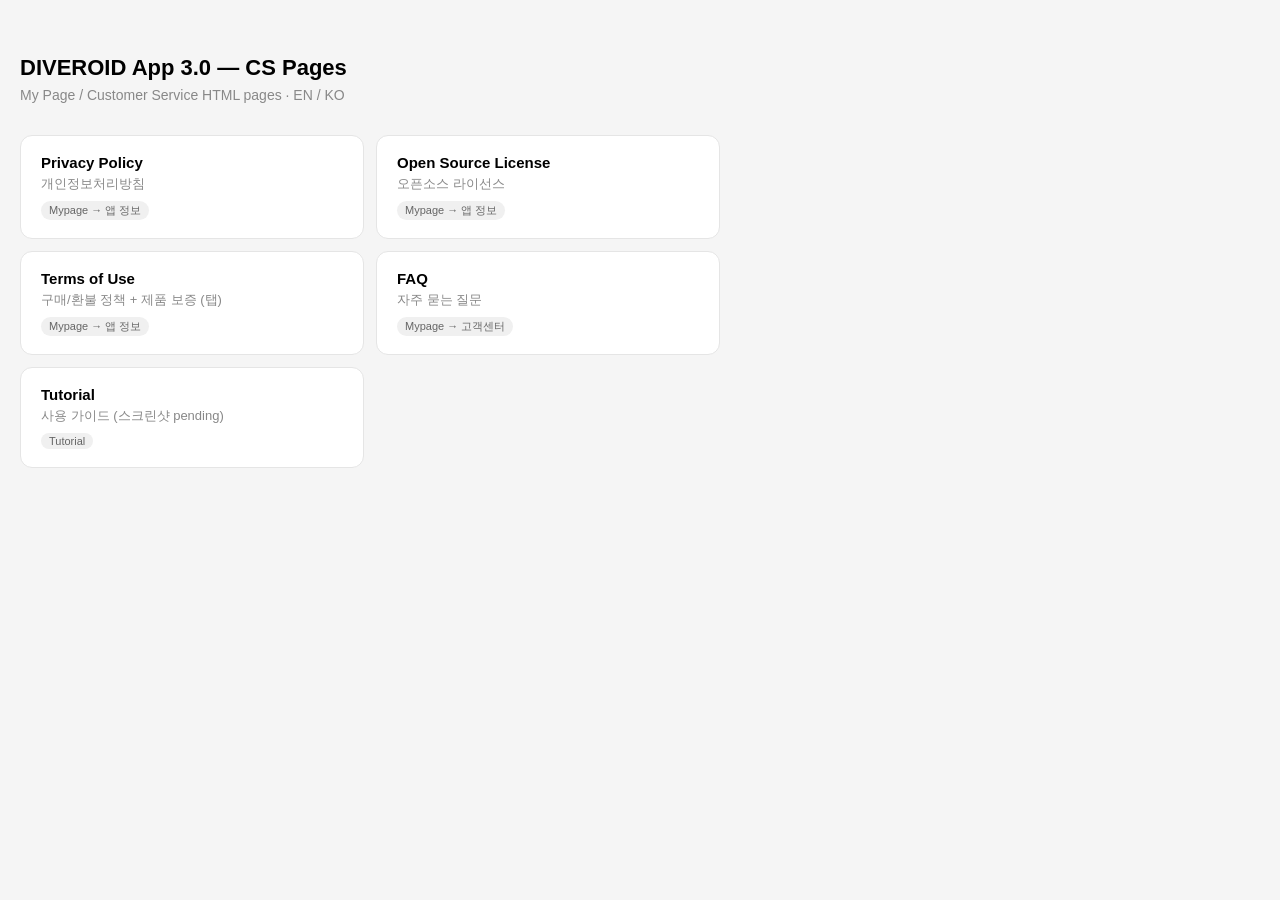
<file: index.html>
<!doctype html>
<html lang="en">
  <head>
    <meta charset="UTF-8" />
    <meta name="viewport" content="width=device-width, initial-scale=1.0" />
    <title>DIVEROID App 3.0 — CS Pages</title>
    <style>
      body {
        font-family: -apple-system, BlinkMacSystemFont, sans-serif;
        background: #f5f5f5;
        margin: 0;
        padding: 40px 20px;
      }
      h1 {
        font-size: 22px;
        margin-bottom: 6px;
      }
      .sub {
        color: #888;
        font-size: 14px;
        margin-bottom: 32px;
      }
      .grid {
        display: grid;
        grid-template-columns: repeat(auto-fill, minmax(280px, 1fr));
        gap: 12px;
        max-width: 700px;
      }
      a.card {
        display: block;
        background: #fff;
        border: 1px solid #e5e5e5;
        border-radius: 12px;
        padding: 18px 20px;
        text-decoration: none;
        color: #000;
        transition: box-shadow 0.15s;
      }
      a.card:hover {
        box-shadow: 0 4px 16px rgba(0, 0, 0, 0.08);
      }
      .card-title {
        font-size: 15px;
        font-weight: 600;
        margin-bottom: 4px;
      }
      .card-desc {
        font-size: 13px;
        color: #888;
      }
      .badge {
        display: inline-block;
        font-size: 11px;
        background: #f0f0f0;
        color: #666;
        padding: 2px 8px;
        border-radius: 10px;
        margin-top: 8px;
      }
    </style>
  </head>
  <body>
    <h1>DIVEROID App 3.0 — CS Pages</h1>
    <div class="sub">My Page / Customer Service HTML pages · EN / KO</div>
    <div class="grid">
      <a class="card" href="html/privacy-policy.html">
        <div class="card-title">Privacy Policy</div>
        <div class="card-desc">개인정보처리방침</div>
        <span class="badge">Mypage → 앱 정보</span>
      </a>
      <a class="card" href="html/open-source-license.html">
        <div class="card-title">Open Source License</div>
        <div class="card-desc">오픈소스 라이선스</div>
        <span class="badge">Mypage → 앱 정보</span>
      </a>
      <a class="card" href="html/terms-of-use.html">
        <div class="card-title">Terms of Use</div>
        <div class="card-desc">구매/환불 정책 + 제품 보증 (탭)</div>
        <span class="badge">Mypage → 앱 정보</span>
      </a>
      <a class="card" href="html/faq.html">
        <div class="card-title">FAQ</div>
        <div class="card-desc">자주 묻는 질문</div>
        <span class="badge">Mypage → 고객센터</span>
      </a>
      <a class="card" href="html/tutorial.html">
        <div class="card-title">Tutorial</div>
        <div class="card-desc">사용 가이드 (스크린샷 pending)</div>
        <span class="badge">Tutorial</span>
      </a>
    </div>
  </body>
</html>
</file>
